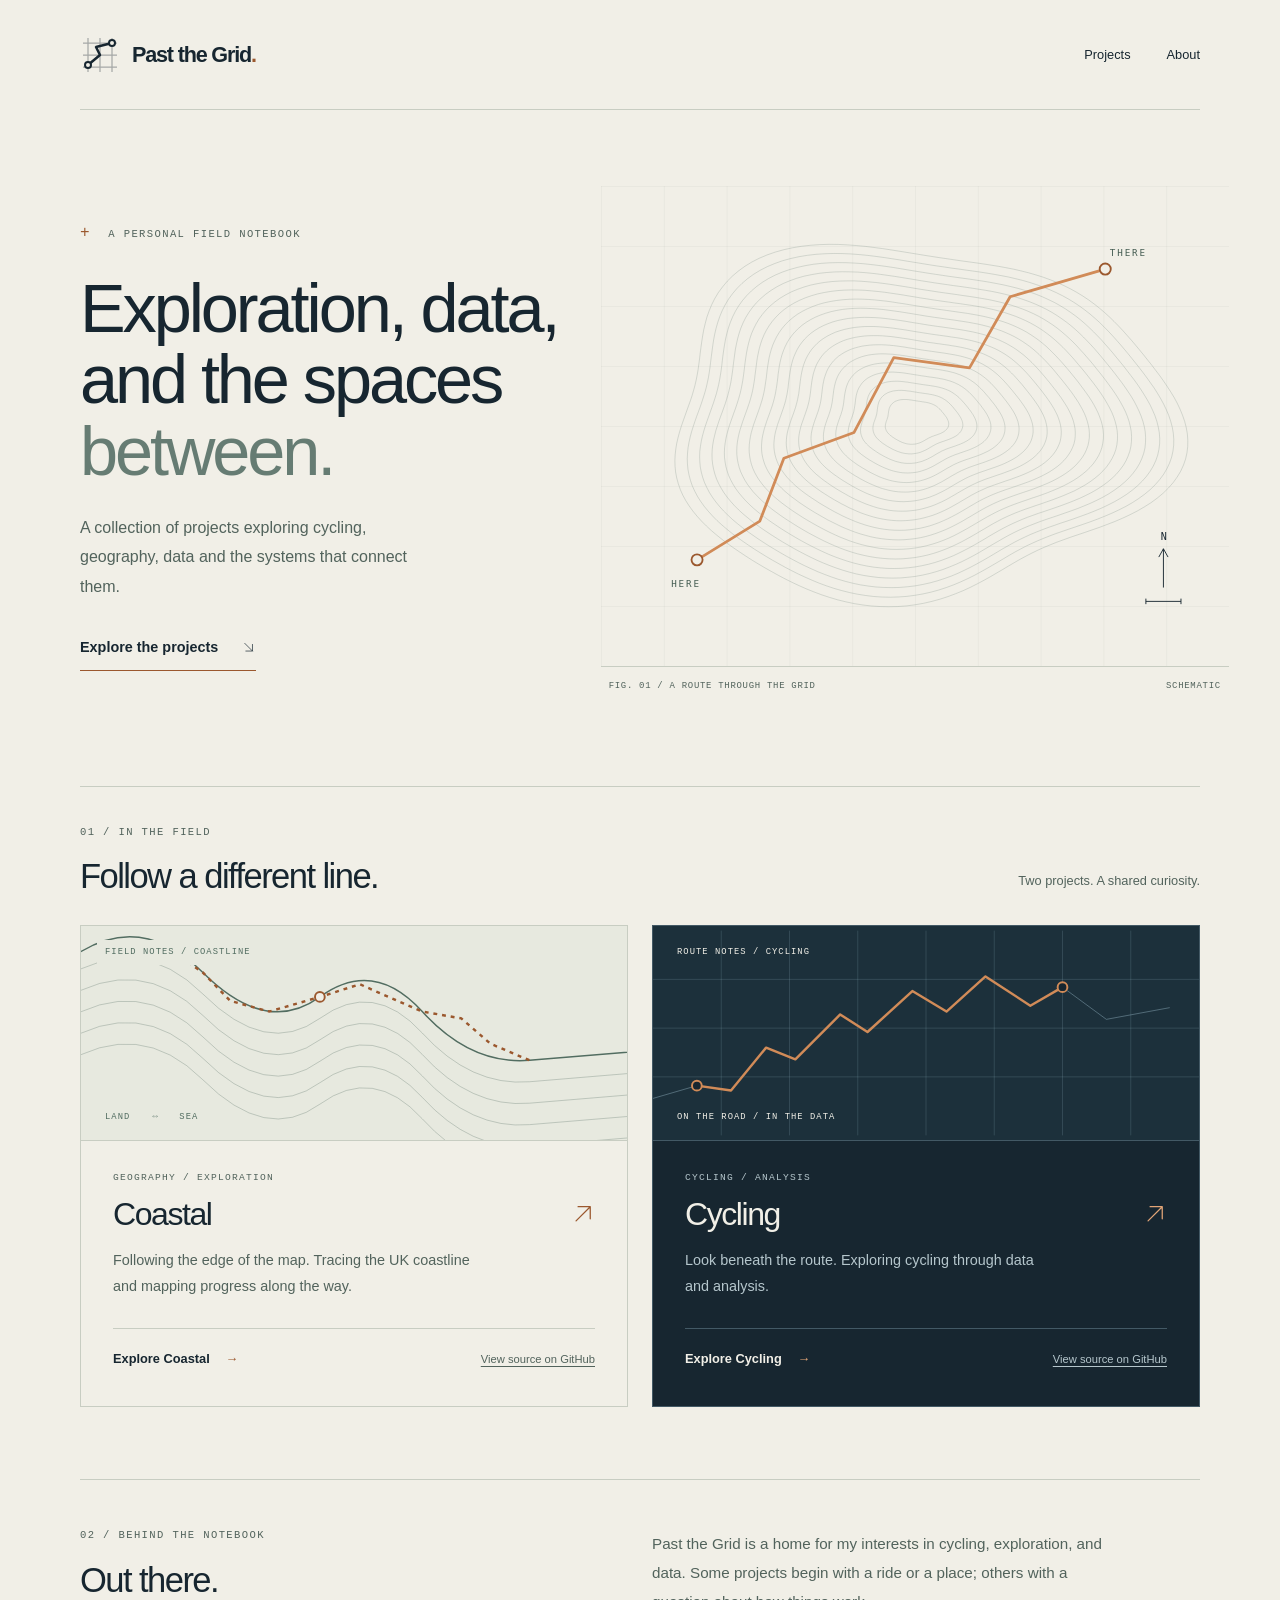
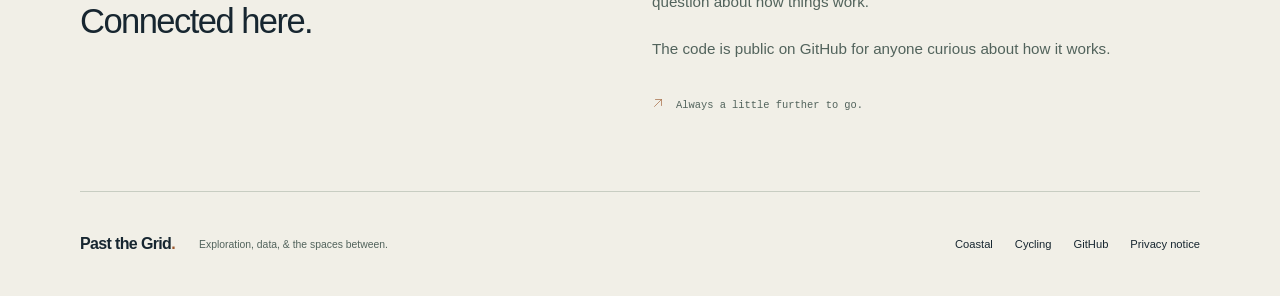
<file: index.html>
<!DOCTYPE html>
<html lang="en">
<head>
  <meta charset="UTF-8">
  <meta name="viewport" content="width=device-width, initial-scale=1">
  <meta name="description" content="A personal collection of projects exploring cycling, geography, data and the systems that connect them. Step into Past the Grid.">
  <meta name="theme-color" content="#F1EFE7">
  <title>Past the Grid — Exploration, data & the spaces between</title>
  <link rel="icon" href="assets/favicon.svg" type="image/svg+xml">
  <link rel="stylesheet" href="assets/identity.css">
  <link rel="stylesheet" href="assets/home.css">
</head>
<body>
  <a class="skip-link" href="#main">Skip to content</a>
  <div class="page-shell">
    <header class="site-header">
      <a class="brand" href="./" aria-label="Past the Grid home"><img src="assets/symbol.svg" width="40" height="40" alt=""><span class="wordmark">Past the Grid<span class="brand-dot">.</span></span></a>
      <nav aria-label="Main navigation"><a href="#projects">Projects</a><a href="#about">About</a></nav>
    </header>
    <main id="main">
      <section class="hero" aria-labelledby="intro-heading">
        <div class="hero-copy">
          <p class="eyebrow"><span class="small-cross" aria-hidden="true">+</span> A personal field notebook</p>
          <h1 id="intro-heading">Exploration, data,<br>and the spaces<br><span>between.</span></h1>
          <p class="intro">A collection of projects exploring cycling, geography, data and the systems that connect them.</p>
          <a class="text-link" href="#projects">Explore the projects <span aria-hidden="true"><svg class="direction-icon" width="1em" height="1em" viewBox="0 0 24 24" fill="none" stroke="currentColor" stroke-width="1.25" stroke-linecap="round" stroke-linejoin="round" aria-hidden="true" focusable="false"><path d="M5 5 19 19M7 19h12V7"/></svg></span></a>
        </div>
        <div class="hero-map" aria-hidden="true">
          <img src="assets/field-map.svg" width="680" height="520" alt="">
          <div class="map-caption"><span>FIG. 01 / A ROUTE THROUGH THE GRID</span><span>SCHEMATIC</span></div>
        </div>
      </section>
      <section id="projects" class="projects" aria-labelledby="projects-heading">
        <div class="section-heading"><div><p class="eyebrow">01 / In the field</p><h2 id="projects-heading">Follow a different line.</h2></div><p>Two projects. A shared curiosity.</p></div>
        <div class="project-grid">
          <article class="project-card coastal-card" aria-labelledby="coastal-title">
            <div class="card-art coastal-art" aria-hidden="true"><span class="art-label">FIELD NOTES / COASTLINE</span>
              <svg viewBox="0 0 560 210" fill="none"><g stroke="currentColor" stroke-width="1" opacity=".3"><path d="M-20 50Q60 0 125 65T245 90 350 105 460 155 580 145M-20 72Q60 22 125 87T245 112 350 127 460 177 580 167M-20 94Q60 44 125 109T245 134 350 149 460 199 580 189M-20 116Q60 66 125 131T245 156 350 171 460 221 580 211M-20 138Q60 88 125 153T245 178 350 193 460 243 580 233"/></g><path d="M-10 28Q60-22 125 43T245 68 350 83 460 133 580 123" stroke="currentColor" stroke-width="1.5"/><path d="M95 22l30 21 28 29 40 11 52-15 41-13 34 15 30 13 40 7 30 26 40 17" stroke="#9B582E" stroke-width="2.5" stroke-dasharray="4 5"/><circle cx="245" cy="68" r="5" fill="#F1EFE7" stroke="#9B582E" stroke-width="2"/></svg>
              <span class="art-foot">LAND <span><svg class="direction-icon" width="1em" height="1em" viewBox="0 0 24 24" fill="none" stroke="currentColor" stroke-width="1.25" stroke-linecap="round" stroke-linejoin="round" aria-hidden="true" focusable="false"><path d="M3 12h18M7 8l-4 4 4 4M17 8l4 4-4 4"/></svg></span> SEA</span>
            </div>
            <div class="card-body"><p class="eyebrow">Geography / Exploration</p><h3 id="coastal-title">Coastal<span aria-hidden="true"><svg class="direction-icon" width="1em" height="1em" viewBox="0 0 24 24" fill="none" stroke="currentColor" stroke-width="1.25" stroke-linecap="round" stroke-linejoin="round" aria-hidden="true" focusable="false"><path d="M5 19 19 5M7 5h12v12"/></svg></span></h3><p>Following the edge of the map. Tracing the UK coastline and mapping progress along the way.</p><div class="card-actions"><a class="card-cta" href="https://coastal.pastthegrid.uk" target="_blank">Explore Coastal <span aria-hidden="true">→</span></a><a class="source-link" href="https://github.com/tim-jc/coastal" target="_blank" aria-label="View source on GitHub for Coastal">View source on GitHub</a></div></div>
          </article>
          <article class="project-card cycling-card" data-theme="dark" aria-labelledby="cycling-title">
            <div class="card-art cycling-art" aria-hidden="true"><span class="art-label">ROUTE NOTES / CYCLING</span>
              <svg viewBox="0 0 560 210" fill="none"><g stroke="#8BA9B7" opacity=".22"><path d="M0 50h560M0 100h560M0 150h560M70 0v210M140 0v210M210 0v210M280 0v210M350 0v210M420 0v210M490 0v210"/></g><path d="M-10 175l55-16 35 5 36-44 30 12 46-46 28 18 46-42 35 21 40-36 46 30 33-19 45 33 65-12" stroke="#8BA9B7" stroke-width="1" opacity=".5"/><path d="M45 159l35 5 36-44 30 12 46-46 28 18 46-42 35 21 40-36 46 30 33-19" stroke="#D18B58" stroke-width="2.5" stroke-linejoin="round"/><g fill="#172630" stroke="#D18B58" stroke-width="2"><circle cx="45" cy="159" r="5"/><circle cx="420" cy="58" r="5"/></g></svg>
              <span class="art-foot">ON THE ROAD / IN THE DATA</span>
            </div>
            <div class="card-body"><p class="eyebrow">Cycling / Analysis</p><h3 id="cycling-title">Cycling<span aria-hidden="true"><svg class="direction-icon" width="1em" height="1em" viewBox="0 0 24 24" fill="none" stroke="currentColor" stroke-width="1.25" stroke-linecap="round" stroke-linejoin="round" aria-hidden="true" focusable="false"><path d="M5 19 19 5M7 5h12v12"/></svg></span></h3><p>Look beneath the route. Exploring cycling through data and analysis.</p><div class="card-actions"><a class="card-cta" href="https://cycling.pastthegrid.uk" target="_blank">Explore Cycling <span aria-hidden="true">→</span></a><a class="source-link" href="https://github.com/tim-jc/cycling-analytics" target="_blank" aria-label="View source on GitHub for Cycling">View source on GitHub</a></div></div>
          </article>
        </div>
      </section>
      <section id="about" class="about" aria-labelledby="about-heading">
        <div><p class="eyebrow">02 / Behind the notebook</p><h2 id="about-heading">Out there.<br>Connected here.</h2></div>
        <div class="about-copy"><p>Past the Grid is a home for my interests in cycling, exploration, and data. Some projects begin with a ride or a place; others with a question about how things work.</p><p>The code is public on GitHub for anyone curious about how it works.</p><span class="notebook-signoff"><span aria-hidden="true"><svg class="direction-icon" width="1em" height="1em" viewBox="0 0 24 24" fill="none" stroke="currentColor" stroke-width="1.25" stroke-linecap="round" stroke-linejoin="round" aria-hidden="true" focusable="false"><path d="M5 19 19 5M7 5h12v12"/></svg></span> Always a little further to go.</span></div>
      </section>
    </main>
    <footer class="site-footer"><a class="footer-brand" href="./">Past the Grid<span class="brand-dot">.</span></a><p>Exploration, data, &amp; the spaces between.</p><nav aria-label="Footer navigation"><a href="https://coastal.pastthegrid.uk" target="_blank">Coastal</a><a href="https://cycling.pastthegrid.uk" target="_blank">Cycling</a><a href="https://github.com/tim-jc" target="_blank">GitHub</a><a href="privacy.html">Privacy notice</a></nav></footer>
  </div>
</body>
</html>
</file>
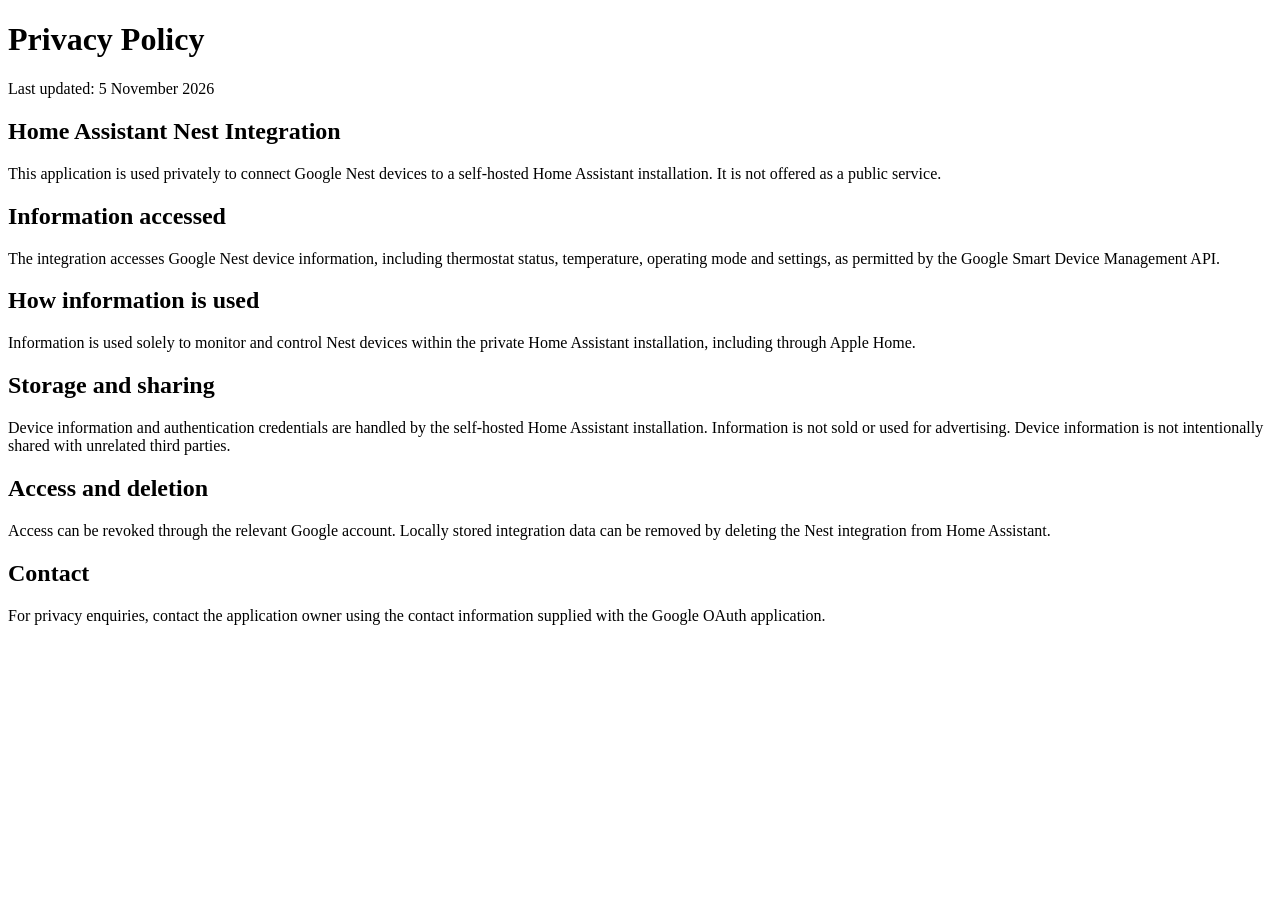
<file: privacy.html>
<!DOCTYPE html>
<html lang="en">
<head>
  <meta charset="UTF-8">
  <meta name="viewport" content="width=device-width, initial-scale=1">
  <title>Privacy Policy | Past the Grid</title>
</head>
<body>
  <h1>Privacy Policy</h1>
  <p>Last updated: 5 November 2026</p>

  <h2>Home Assistant Nest Integration</h2>
  <p>
    This application is used privately to connect Google Nest
    devices to a self-hosted Home Assistant installation.
    It is not offered as a public service.
  </p>

  <h2>Information accessed</h2>
  <p>
    The integration accesses Google Nest device information,
    including thermostat status, temperature, operating mode
    and settings, as permitted by the Google Smart Device
    Management API.
  </p>

  <h2>How information is used</h2>
  <p>
    Information is used solely to monitor and control Nest
    devices within the private Home Assistant installation,
    including through Apple Home.
  </p>

  <h2>Storage and sharing</h2>
  <p>
    Device information and authentication credentials are
    handled by the self-hosted Home Assistant installation.
    Information is not sold or used for advertising.
    Device information is not intentionally shared with
    unrelated third parties.
  </p>

  <h2>Access and deletion</h2>
  <p>
    Access can be revoked through the relevant Google account.
    Locally stored integration data can be removed by deleting
    the Nest integration from Home Assistant.
  </p>

  <h2>Contact</h2>
  <p>
    For privacy enquiries, contact the application owner
    using the contact information supplied with the
    Google OAuth application.
  </p>
</body>
</html>
</file>
<file: assets/identity.css>
/* Portable identity foundation. Apply data-theme="dark" to any surface. */
:root {
  color-scheme: light;
  --midnight: #172630;
  --paper: #F1EFE7;
  --sage: #667C73;
  --copper: #D18B58;
  --survey-blue: #8BA9B7;
  --bg: var(--paper);
  --ink: var(--midnight);
  --muted: #52635C;
  --accent: #9B582E;
  --line: #C8CDC2;
  --surface: #E7E9DF;
  --focus: #854822;
  --font-sans: "Avenir Next", Avenir, "Segoe UI", sans-serif;
  --font-mono: "SFMono-Regular", Consolas, "Liberation Mono", monospace;
  --space-1: .25rem;
  --space-2: .5rem;
  --space-3: .75rem;
  --space-4: 1rem;
  --space-6: 1.5rem;
  --space-8: 2rem;
  --space-12: 3rem;
  --space-16: 4rem;
  --space-24: 6rem;
}
[data-theme="dark"] {
  color-scheme: dark;
  --bg: var(--midnight);
  --ink: var(--paper);
  --muted: #B5C6CC;
  --accent: #E2A577;
  --line: #435965;
  --surface: #1C303B;
  --focus: #E2A577;
  --symbol-bg: var(--midnight);
}
* { box-sizing: border-box; }
html { scroll-behavior: smooth; scroll-padding-top: 2rem; }
body { margin: 0; background: var(--bg); color: var(--ink); font-family: var(--font-sans); font-size: 1rem; line-height: 1.65; -webkit-font-smoothing: antialiased; }
a { color: inherit; text-underline-offset: .25em; }
a:focus-visible { outline: 3px solid var(--focus); outline-offset: 6px; }
::selection { background: #D18B5855; }
img, svg { max-width: 100%; }
h1, h2, h3, p { margin: 0; }
h1, h2, h3 { font-weight: 500; line-height: 1.1; letter-spacing: -.045em; }
.eyebrow { color: var(--muted); font-family: var(--font-mono); font-size: .66rem; line-height: 1.5; letter-spacing: .13em; text-transform: uppercase; }
.wordmark { font-size: 1.35rem; letter-spacing: -.055em; font-weight: 600; }
.brand-dot { color: var(--accent); }
.text-link { display: inline-flex; align-items: center; gap: 1.5rem; min-height: 44px; font-size: .9rem; font-weight: 600; text-decoration: none; border-bottom: 1px solid var(--accent); }
.text-link:hover { color: var(--accent); }
@media (prefers-reduced-motion: reduce) { html { scroll-behavior: auto; } *, *::before, *::after { animation: none !important; transition: none !important; } }
</file>
<file: assets/home.css>
.page-shell { max-width: 1440px; padding: 0 6.25%; margin: auto; }
.skip-link { position: absolute; left: 1rem; top: -100px; padding: .6rem 1rem; background: var(--midnight); color: var(--paper); z-index: 10; }
.skip-link:focus { top: 1rem; }
.site-header { min-height: 110px; display: flex; align-items: center; justify-content: space-between; border-bottom: 1px solid var(--line); gap: 1rem; }
.brand { display: inline-flex; align-items: center; gap: .75rem; text-decoration: none; }
.site-header nav { display: flex; gap: 2.25rem; }
.site-header nav a, .site-footer nav a { display: inline-flex; min-height: 44px; align-items: center; font-size: .8rem; text-decoration: none; }
.site-header nav a:hover, .site-footer nav a:hover { text-decoration: underline; }
.hero { display: grid; grid-template-columns: 1fr 1.06fr; align-items: center; position: relative; padding: 76px 0 80px; }
.hero-copy { position: relative; z-index: 1; }
.hero .eyebrow { margin-bottom: 28px; }
.small-cross { color: var(--accent); font-size: 1rem; margin-right: .6rem; }
h1 { font-size: clamp(3rem, 5.35vw, 5rem); line-height: 1.04; }
h1 span { color: var(--sage); }
.intro { max-width: 360px; color: var(--muted); font-size: 1rem; line-height: 1.85; margin: 26px 0 25px; }
.hero-map { margin: 0 -5% 0 -4%; }
.hero-map img { display: block; width: 100%; height: auto; }
.map-caption { display: flex; justify-content: space-between; gap: 1rem; padding: 12px 8px; border-top: 1px solid var(--line); color: var(--muted); font: .56rem/1.6 var(--font-mono); letter-spacing: .08em; }
.projects { border-top: 1px solid var(--line); padding: 38px 0 72px; }
.section-heading { display: flex; justify-content: space-between; align-items: end; gap: 1rem; margin-bottom: 30px; }
.section-heading .eyebrow, .about .eyebrow { margin-bottom: 16px; }
h2 { font-size: clamp(1.85rem, 2.7vw, 2.5rem); }
.section-heading > p { color: var(--muted); font-size: .8rem; padding-bottom: 3px; }
.project-grid { display: grid; grid-template-columns: 1fr 1fr; gap: 24px; }
.project-card { background: var(--bg); color: var(--ink); border: 1px solid var(--line); text-decoration: none; display: flex; flex-direction: column; transition: border-color .2s; }
.project-card:hover { border-color: var(--accent); }
.card-art { height: 215px; position: relative; overflow: hidden; border-bottom: 1px solid var(--line); }
.coastal-art { background: var(--surface); color: #526D61; }
.cycling-art { background: var(--surface); }
.card-art svg { width: 100%; height: 100%; position: absolute; inset: 0; }
.art-label, .art-foot { position: absolute; left: 24px; z-index: 1; font: .55rem/1.5 var(--font-mono); letter-spacing: .12em; }
.art-label { top: 20px; }
.coastal-art .art-label::before { content: ""; position: absolute; inset: -6px -8px; z-index: -1; background: var(--surface); }
.art-foot { bottom: 15px; }
.art-foot span { padding: 0 15px; }
.card-body { padding: 30px 32px 25px; flex: 1; display: flex; flex-direction: column; }
.card-body .eyebrow { font-size: .6rem; }
h3 { font-size: 2rem; margin: 12px 0 16px; display: flex; align-items: center; justify-content: space-between; }
h3 span { color: var(--accent); font-size: 1.6rem; transition: transform .2s; }
.project-card:hover h3 span { transform: translate(3px, -3px); }
.card-body > p:not(.eyebrow) { color: var(--muted); font-size: .9rem; max-width: 360px; line-height: 1.8; margin-bottom: 28px; }
.card-actions { margin-top: auto; display: flex; flex-wrap: wrap; align-items: center; justify-content: space-between; gap: 0 16px; padding-top: 8px; border-top: 1px solid var(--line); }
.card-cta { display: inline-flex; align-items: center; gap: 16px; min-height: 44px; font-size: .8rem; font-weight: 600; text-decoration: none; }
.card-cta:hover { text-decoration: underline; }
.source-link { display: inline-flex; align-items: center; min-height: 44px; font-size: .7rem; color: var(--muted); }
.card-cta span { color: var(--accent); }
.about { display: grid; grid-template-columns: 1fr 1fr; gap: 24px; border-top: 1px solid var(--line); padding: 48px 0 70px; }
.about h2 { line-height: 1.2; }
.about-copy { padding-top: 2px; max-width: 470px; }
.about-copy p { font-size: .95rem; color: var(--muted); line-height: 1.9; margin-bottom: 18px; }
.notebook-signoff { display: inline-flex; align-items: center; gap: 12px; font: .65rem/1.6 var(--font-mono); color: var(--muted); margin-top: 8px; }
.notebook-signoff > span { color: var(--accent); font-size: 1.25rem; }
.site-footer { border-top: 1px solid var(--line); min-height: 105px; display: flex; align-items: center; gap: 24px; padding: 24px 0; }
.footer-brand { text-decoration: none; font-size: 1rem; font-weight: 600; letter-spacing: -.04em; white-space: nowrap; }
.site-footer > p { color: var(--muted); font-size: .65rem; }
.site-footer nav { margin-left: auto; display: flex; gap: 22px; }
.site-footer nav a { font-size: .7rem; }
@media (min-width: 1440px) { .page-shell { padding: 0 90px; } }
@media (max-width: 900px) { .page-shell { padding: 0 5%; } .hero { padding: 60px 0; } .hero-map { margin-left: -12%; } .site-footer { flex-wrap: wrap; gap: 8px 24px; } .site-footer nav { gap: 18px; } .site-footer > p { flex-basis: 100%; order: 3; } }
@media (max-width: 640px) {
  .page-shell { padding: 0 24px; }
  .site-header { min-height: 88px; flex-wrap: wrap; padding: 16px 0; gap: 8px 16px; }
  .wordmark { font-size: 1.15rem; }
  .brand { gap: 8px; }
  .brand img { width: 32px; height: 32px; }
  .site-header nav { gap: 18px; }
  .site-header nav a { font-size: .75rem; }
  .hero { grid-template-columns: 1fr; padding: 44px 0 32px; }
  h1 { font-size: clamp(2.7rem, 10.9vw, 4.25rem); }
  .hero .eyebrow { margin-bottom: 22px; font-size: .59rem; }
  .intro { margin-top: 22px; max-width: 350px; }
  .hero-map { margin: 24px 0 0; }
  .hero-map img { height: 240px; object-fit: contain; }
  .map-caption { font-size: .47rem; }
  .section-heading { display: block; }
  .section-heading > p { margin-top: 14px; }
  .projects { padding-top: 30px; padding-bottom: 40px; }
  .project-grid { grid-template-columns: 1fr; gap: 24px; }
  .card-art { height: 180px; }
  .card-body { padding: 25px; }
  .about { grid-template-columns: 1fr; gap: 26px; padding: 34px 0 40px; }
  .site-footer nav { margin-left: 0; flex-basis: 100%; flex-wrap: wrap; }
}

/* Text-sized directional marks avoid platform emoji substitution. */
.direction-icon { display: inline-block; width: .95em; height: 1em; vertical-align: -.125em; }
.text-link .direction-icon { width: .92em; }
.notebook-signoff .direction-icon { width: .6em; }
.art-foot .direction-icon { position: static; inset: auto; width: .72em; height: 1em; }
</file>
